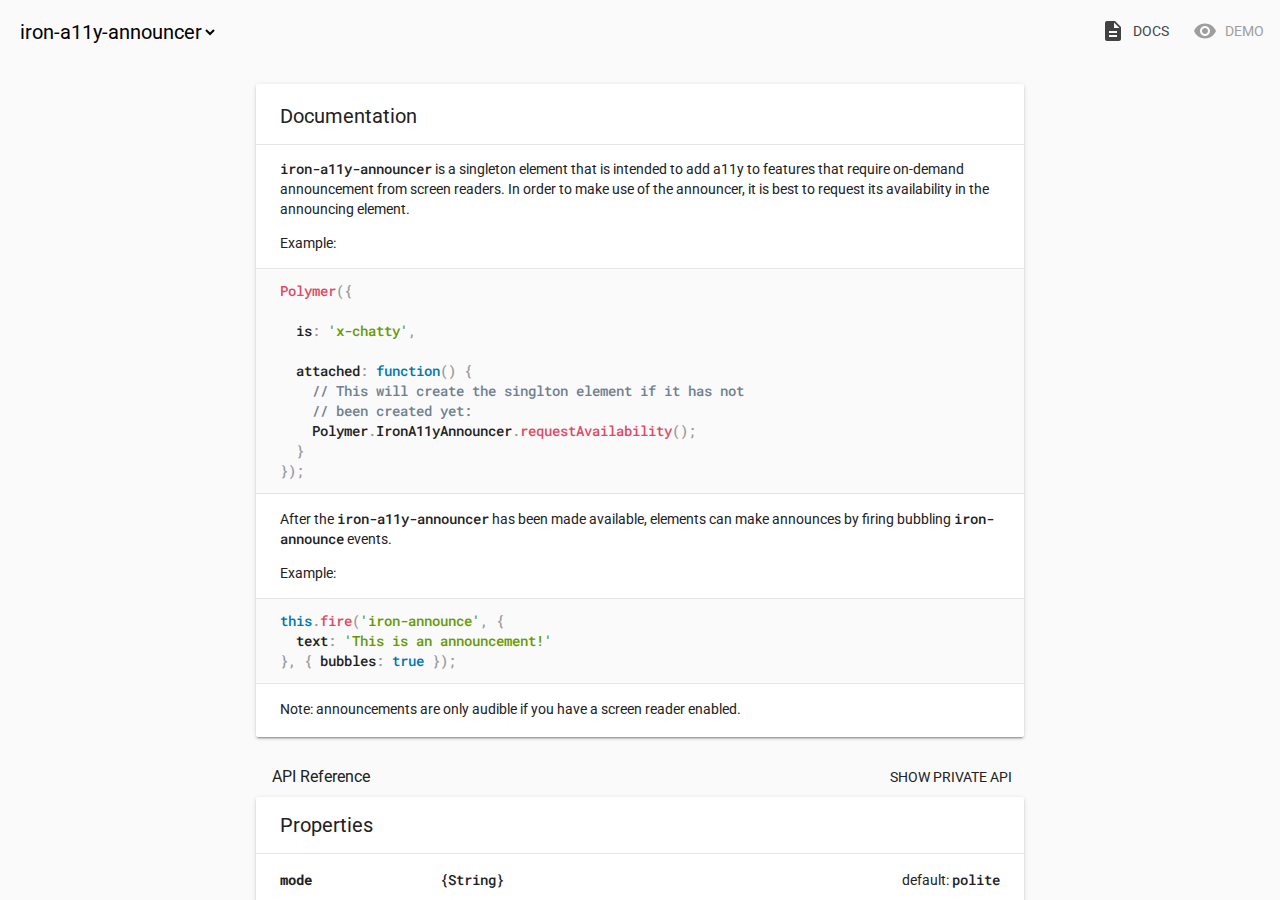
<file: bower_components/iron-a11y-announcer/index.html>
<!doctype html>
<!--
@license
Copyright (c) 2015 The Polymer Project Authors. All rights reserved.
This code may only be used under the BSD style license found at http://polymer.github.io/LICENSE.txt
The complete set of authors may be found at http://polymer.github.io/AUTHORS.txt
The complete set of contributors may be found at http://polymer.github.io/CONTRIBUTORS.txt
Code distributed by Google as part of the polymer project is also
subject to an additional IP rights grant found at http://polymer.github.io/PATENTS.txt
-->

<html>
<head>

  <title>iron-a11y-announcer</title>
  <meta charset="utf-8">
  <meta name="viewport" content="width=device-width, initial-scale=1.0">

  <script src="../webcomponentsjs/webcomponents-lite.js"></script>
  <link rel="import" href="../iron-component-page/iron-component-page.html">

</head>
<body>

  <iron-component-page></iron-component-page>

</body>
</html>
</file>
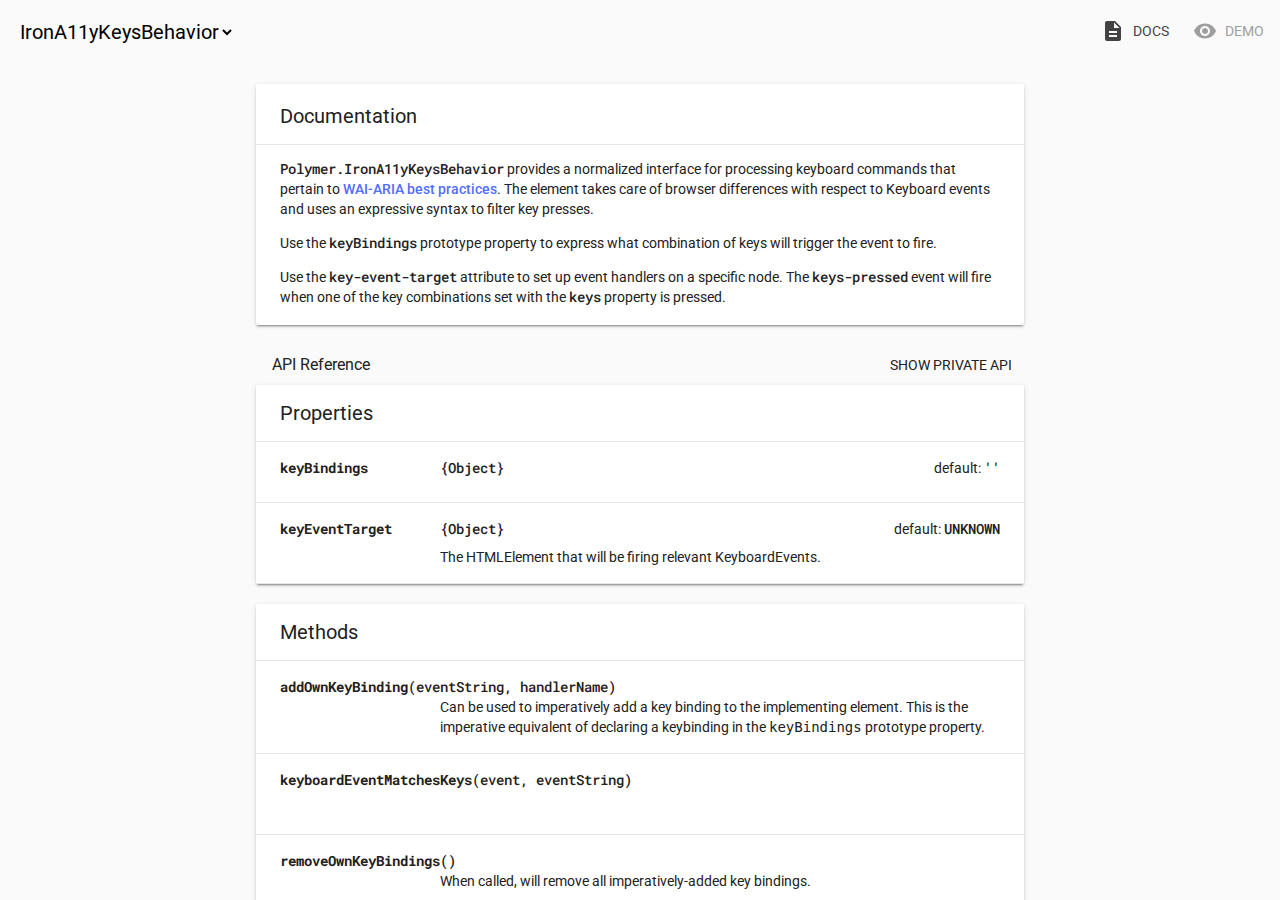
<file: bower_components/iron-a11y-keys-behavior/index.html>
<!doctype html>
<!--
@license
Copyright (c) 2015 The Polymer Project Authors. All rights reserved.
This code may only be used under the BSD style license found at http://polymer.github.io/LICENSE
The complete set of authors may be found at http://polymer.github.io/AUTHORS
The complete set of contributors may be found at http://polymer.github.io/CONTRIBUTORS
Code distributed by Google as part of the polymer project is also
subject to an additional IP rights grant found at http://polymer.github.io/PATENTS
-->
<html>
<head>

  <title>iron-a11y-keys-behavior</title>
  <script src="../webcomponentsjs/webcomponents-lite.js"></script>
  <link rel="import" href="../iron-component-page/iron-component-page.html">

</head>
<body>

  <iron-component-page></iron-component-page>

</body>
</html>
</file>
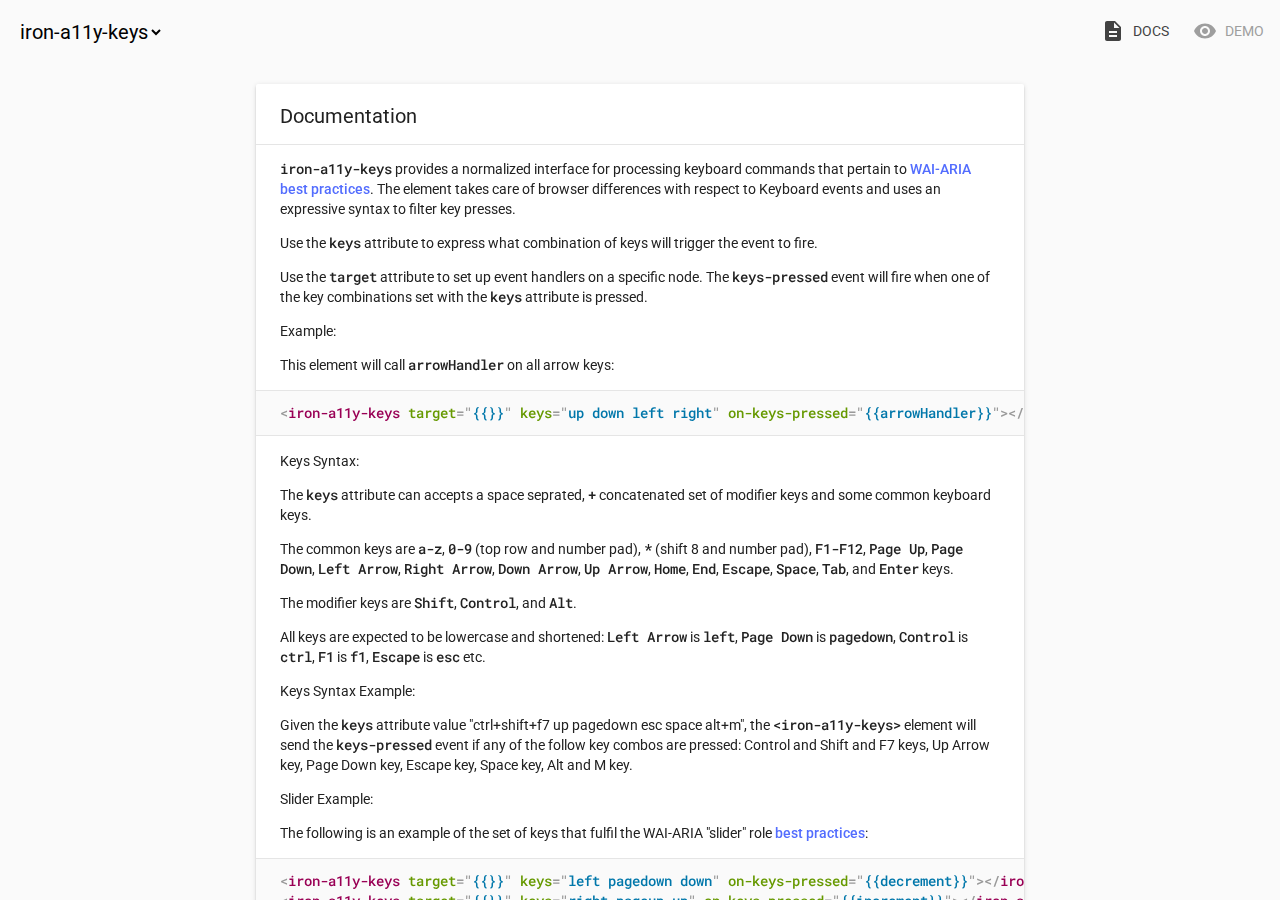
<file: bower_components/iron-a11y-keys/index.html>
<!doctype html>
<!--
@license
Copyright (c) 2015 The Polymer Project Authors. All rights reserved.
This code may only be used under the BSD style license found at http://polymer.github.io/LICENSE
The complete set of authors may be found at http://polymer.github.io/AUTHORS
The complete set of contributors may be found at http://polymer.github.io/CONTRIBUTORS
Code distributed by Google as part of the polymer project is also
subject to an additional IP rights grant found at http://polymer.github.io/PATENTS
-->
<html>
<head>

  <title>iron-a11y-keys</title>
  <script src="../webcomponentsjs/webcomponents-lite.js"></script>
  <link rel="import" href="../iron-component-page/iron-component-page.html">

</head>
<body>

  <iron-component-page></iron-component-page>

</body>
</html>
</file>
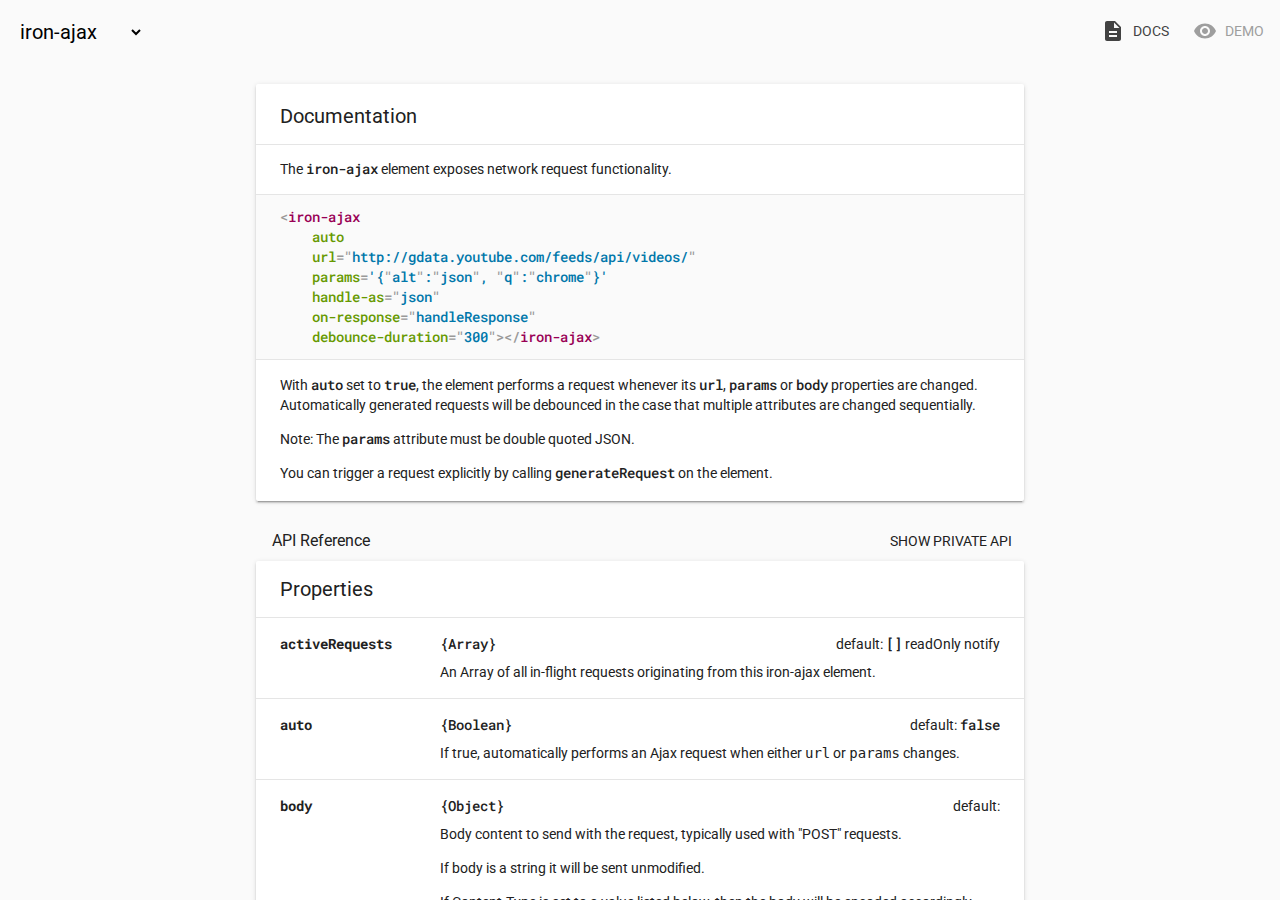
<file: bower_components/iron-ajax/index.html>
<!doctype html>
<!--
Copyright (c) 2015 The Polymer Project Authors. All rights reserved.
This code may only be used under the BSD style license found at http://polymer.github.io/LICENSE
The complete set of authors may be found at http://polymer.github.io/AUTHORS
The complete set of contributors may be found at http://polymer.github.io/CONTRIBUTORS
Code distributed by Google as part of the polymer project is also
subject to an additional IP rights grant found at http://polymer.github.io/PATENTS
-->
<html>
<head>

  <title>iron-ajax</title>
  <meta charset="utf-8">
  <meta name="viewport" content="width=device-width, initial-scale=1.0">

  <script src="../webcomponentsjs/webcomponents-lite.js"></script>
  <link rel="import" href="../iron-component-page/iron-component-page.html">

</head>
<body>

  <iron-component-page></iron-component-page>

</body>
</html>
</file>
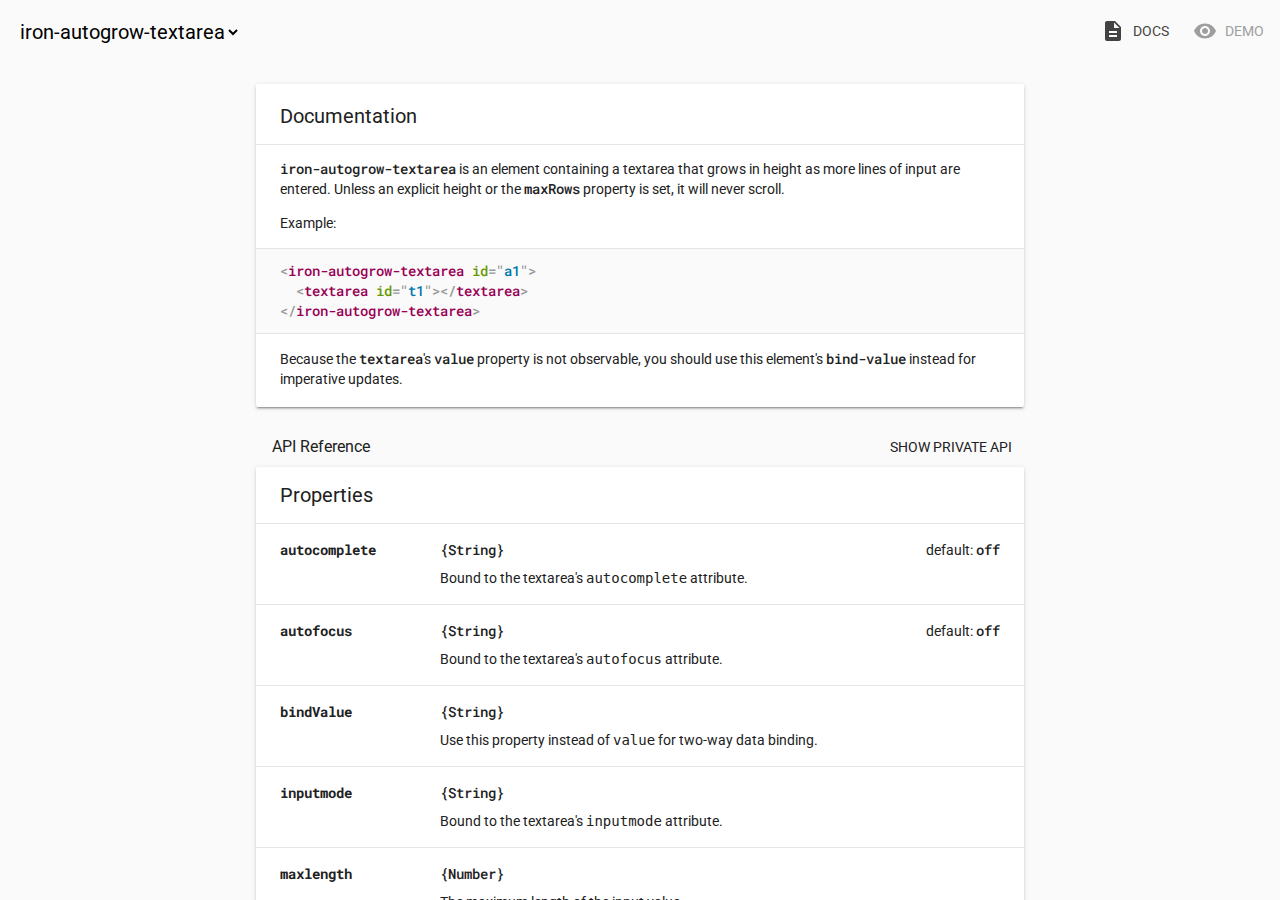
<file: bower_components/iron-autogrow-textarea/index.html>
<!doctype html>
<!--
@license
Copyright (c) 2015 The Polymer Project Authors. All rights reserved.
This code may only be used under the BSD style license found at http://polymer.github.io/LICENSE.txt
The complete set of authors may be found at http://polymer.github.io/AUTHORS.txt
The complete set of contributors may be found at http://polymer.github.io/CONTRIBUTORS.txt
Code distributed by Google as part of the polymer project is also
subject to an additional IP rights grant found at http://polymer.github.io/PATENTS.txt
-->
<html>
  <head>

    <meta charset="utf-8">
    <meta name="viewport" content="width=device-width, minimum-scale=1.0, initial-scale=1.0, user-scalable=yes">

    <title>iron-autogrow-textarea</title>

    <script src="../webcomponentsjs/webcomponents-lite.js"></script>

    <link rel="import" href="../polymer/polymer.html">
    <link rel="import" href="../iron-component-page/iron-component-page.html">

  </head>
  <body>

    <iron-component-page></iron-component-page>

  </body>
</html>
</file>
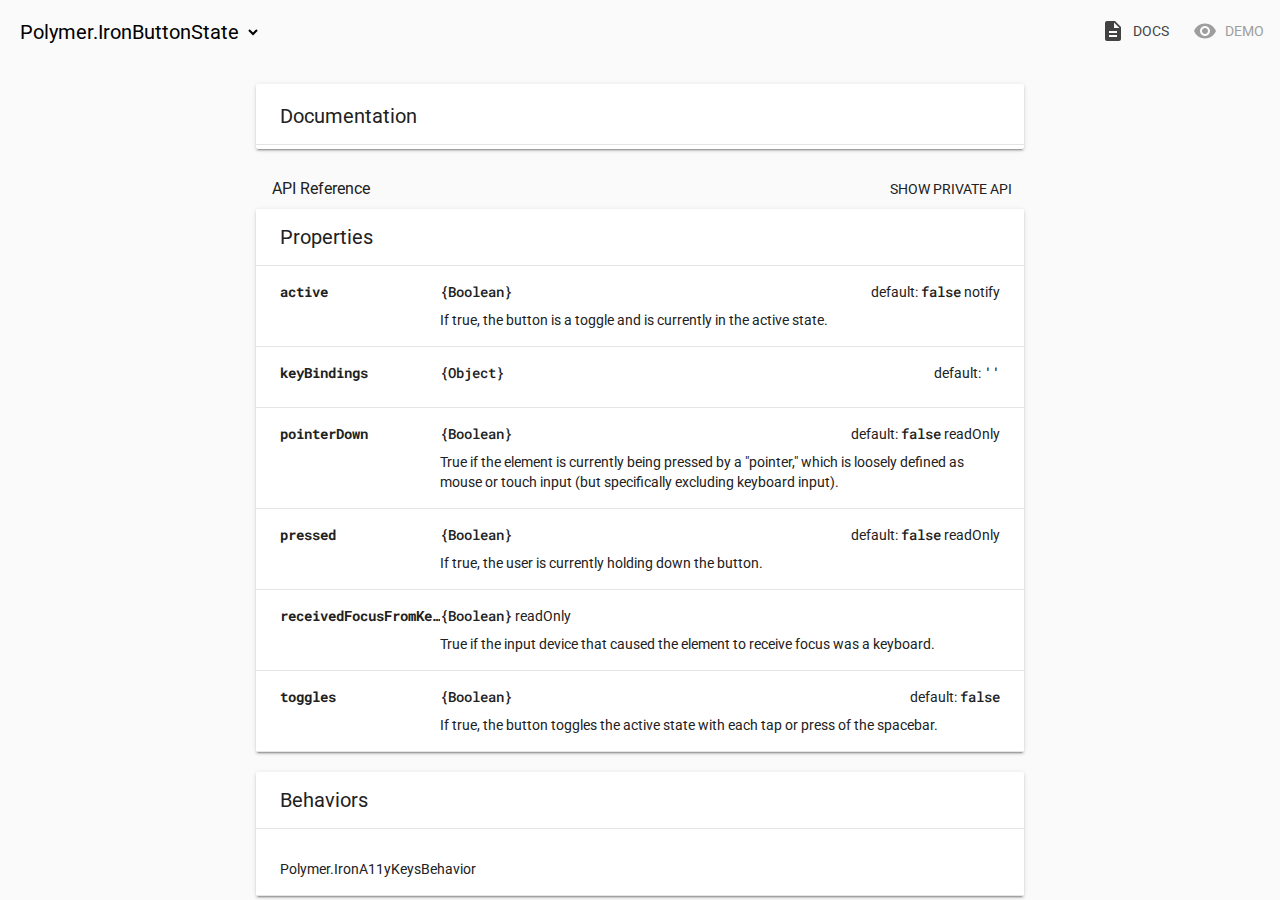
<file: bower_components/iron-behaviors/index.html>
<!doctype html>
<!--
@license
Copyright (c) 2015 The Polymer Project Authors. All rights reserved.
This code may only be used under the BSD style license found at http://polymer.github.io/LICENSE.txt
The complete set of authors may be found at http://polymer.github.io/AUTHORS.txt
The complete set of contributors may be found at http://polymer.github.io/CONTRIBUTORS.txt
Code distributed by Google as part of the polymer project is also
subject to an additional IP rights grant found at http://polymer.github.io/PATENTS.txt
-->
<html>
<head>

  <title>Iron Behaviors</title>
  <meta charset="utf-8">
  <meta name="viewport" content="width=device-width, initial-scale=1.0">

  <script src="../webcomponentsjs/webcomponents-lite.js"></script>
  <link rel="import" href="../iron-component-page/iron-component-page.html">

</head>
<body>

  <iron-component-page src="iron-button-state.html"></iron-component-page>

</body>
</html>
</file>
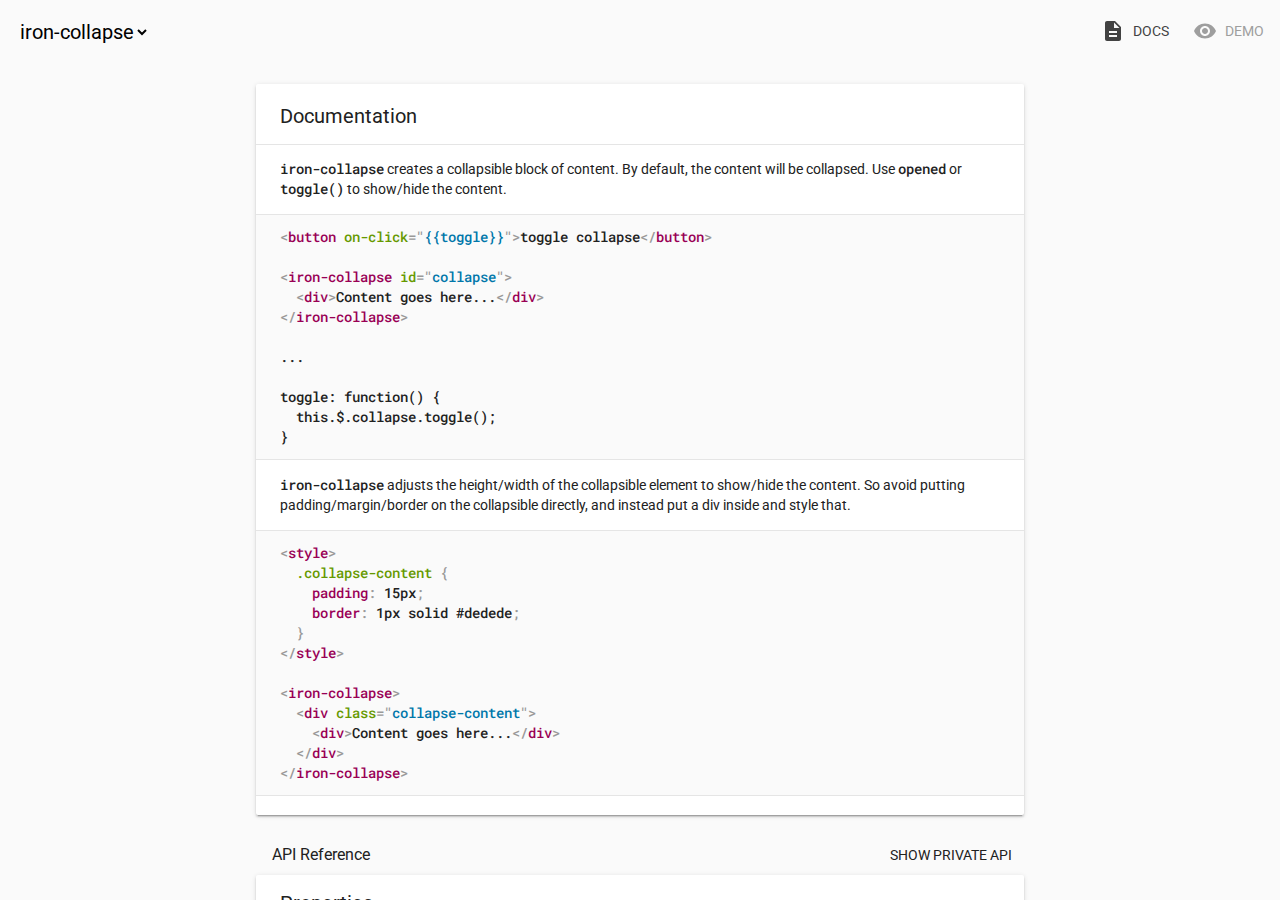
<file: bower_components/iron-collapse/index.html>
<!doctype html>
<!--
@license
Copyright (c) 2015 The Polymer Project Authors. All rights reserved.
This code may only be used under the BSD style license found at http://polymer.github.io/LICENSE.txt
The complete set of authors may be found at http://polymer.github.io/AUTHORS.txt
The complete set of contributors may be found at http://polymer.github.io/CONTRIBUTORS.txt
Code distributed by Google as part of the polymer project is also
subject to an additional IP rights grant found at http://polymer.github.io/PATENTS.txt
-->

<html>
  <head>

    <meta charset="utf-8">
    <meta name="viewport" content="width=device-width, minimum-scale=1.0, initial-scale=1.0, user-scalable=yes">

    <title>iron-collapse</title>

    <script src="../webcomponentsjs/webcomponents-lite.js"></script>

    <link rel="import" href="../polymer/polymer.html">
    <link rel="import" href="../iron-component-page/iron-component-page.html">

  </head>
  <body>

    <iron-component-page></iron-component-page>

  </body>
</html>
</file>
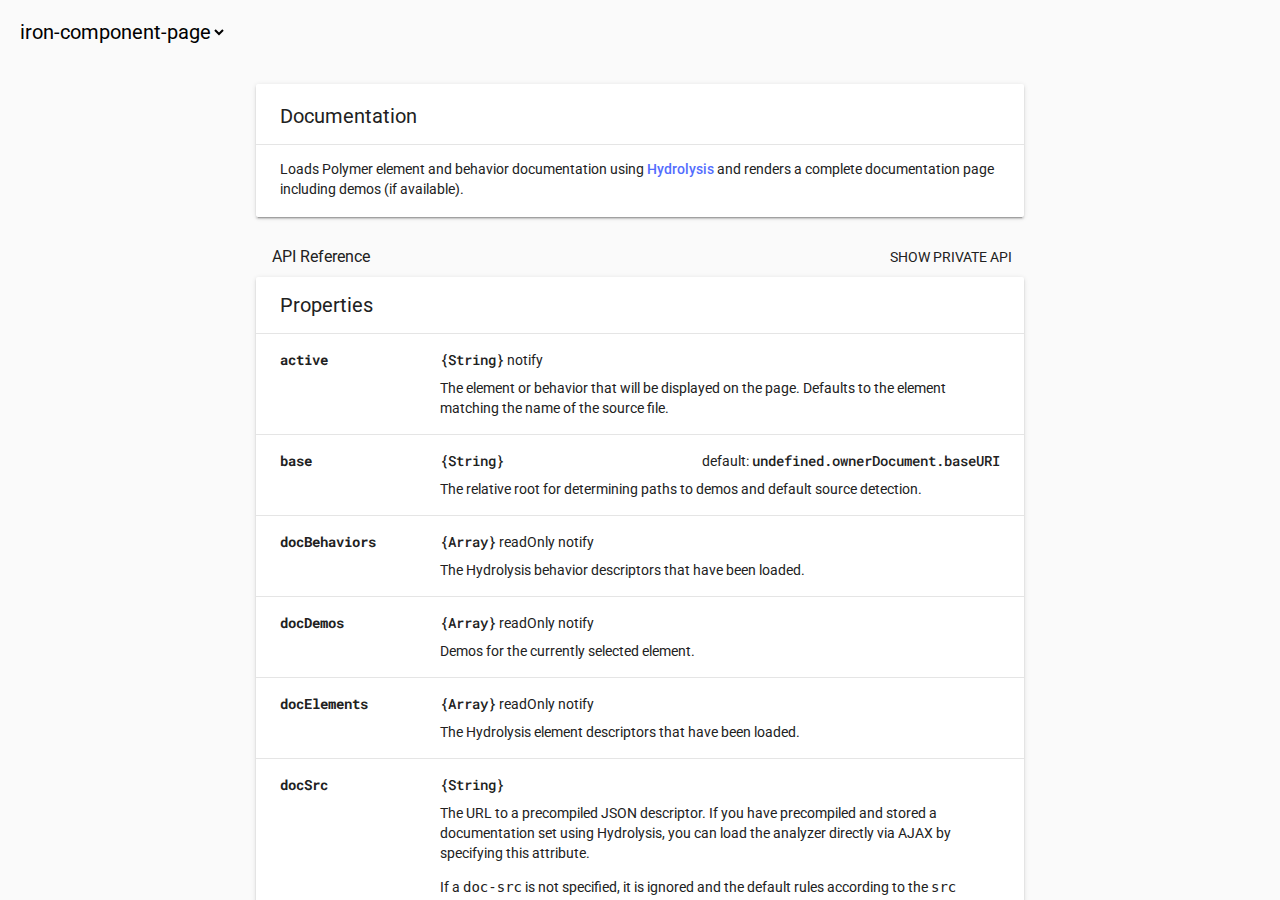
<file: bower_components/iron-component-page/index.html>
<!doctype html>
<!--
@license
Copyright (c) 2015 The Polymer Project Authors. All rights reserved.
This code may only be used under the BSD style license found at http://polymer.github.io/LICENSE
The complete set of authors may be found at http://polymer.github.io/AUTHORS
The complete set of contributors may be found at http://polymer.github.io/CONTRIBUTORS
Code distributed by Google as part of the polymer project is also
subject to an additional IP rights grant found at http://polymer.github.io/PATENTS
-->
<html>
<head>

  <meta charset="utf-8">
  <meta name="viewport" content="width=device-width, initial-scale=1.0">

  <script src="../webcomponentsjs/webcomponents-lite.js"></script>
  <link rel="import" href="../iron-component-page/iron-component-page.html">
</head>
<body>

  <iron-component-page></iron-component-page>

</body>
</html>
</file>
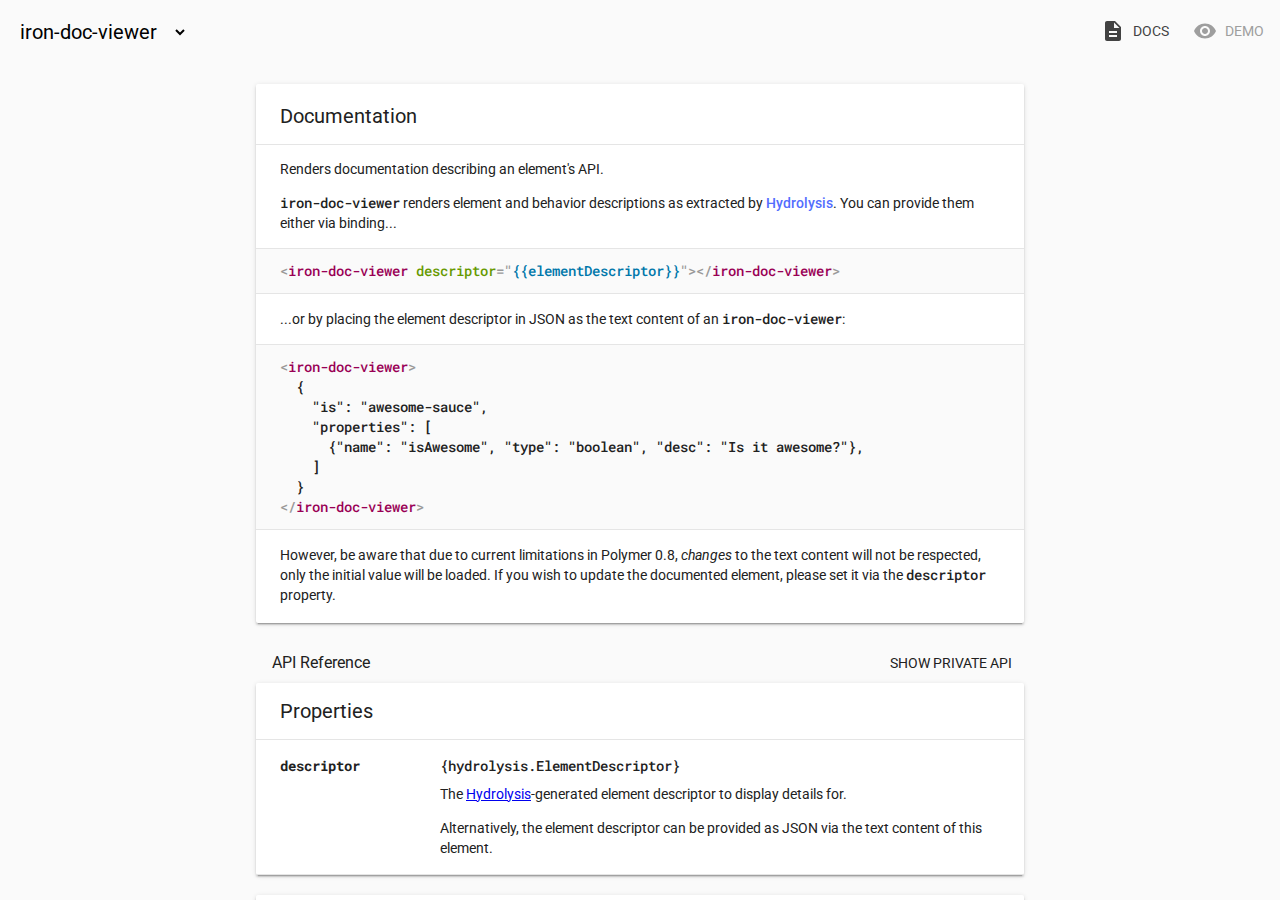
<file: bower_components/iron-doc-viewer/index.html>
<!doctype html>
<!--
Copyright (c) 2014 The Polymer Project Authors. All rights reserved.
This code may only be used under the BSD style license found at http://polymer.github.io/LICENSE
The complete set of authors may be found at http://polymer.github.io/AUTHORS
The complete set of contributors may be found at http://polymer.github.io/CONTRIBUTORS
Code distributed by Google as part of the polymer project is also
subject to an additional IP rights grant found at http://polymer.github.io/PATENTS
-->
<html>
<head>

  <meta charset="utf-8">
  <meta name="viewport" content="width=device-width, initial-scale=1.0">

  <script src="../webcomponentsjs/webcomponents-lite.js"></script>
  <link rel="import" href="../iron-component-page/iron-component-page.html">

</head>
<body>

  <iron-component-page></iron-component-page>

</body>
</html>
</file>
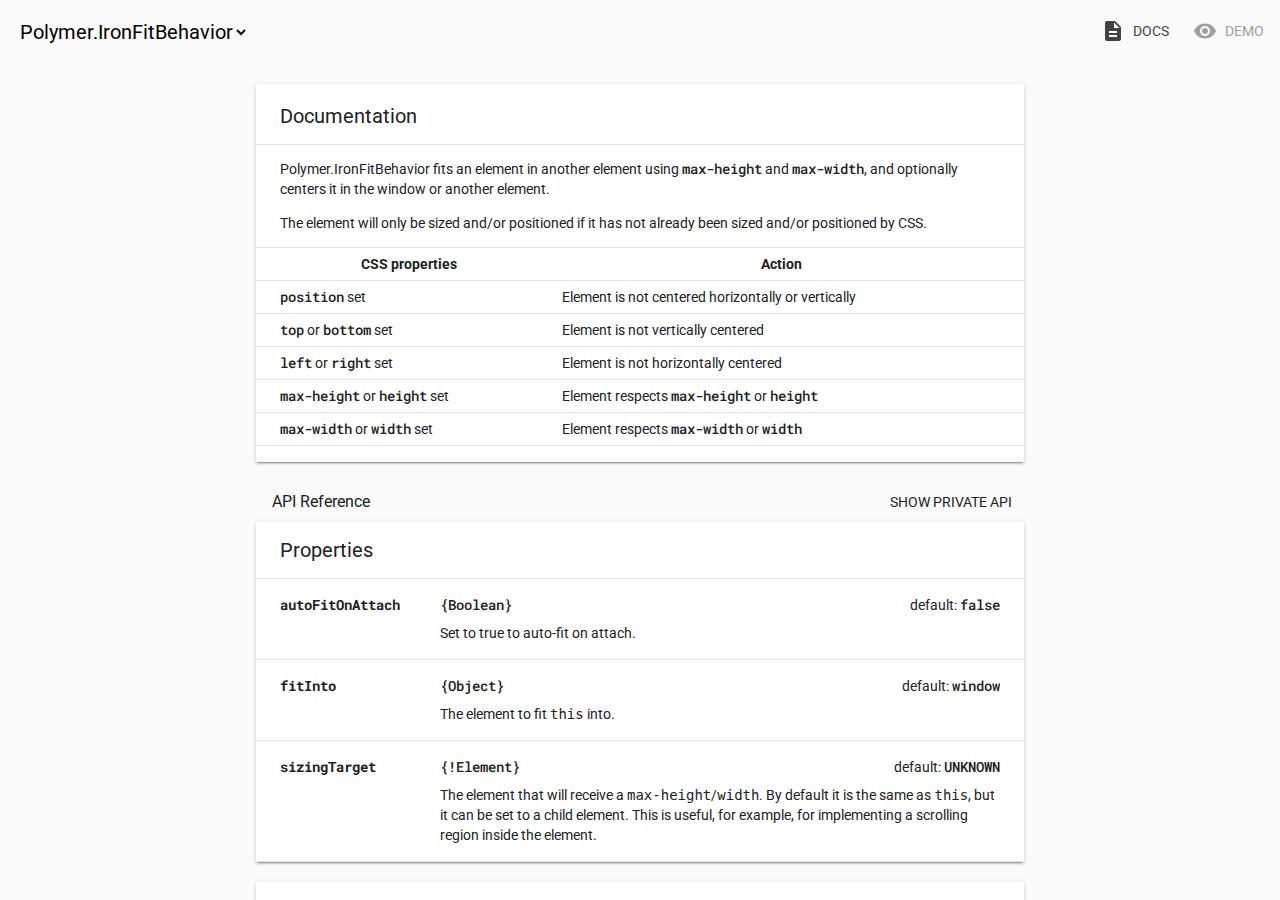
<file: bower_components/iron-fit-behavior/index.html>
<!doctype html>
<!--
@license
Copyright (c) 2015 The Polymer Project Authors. All rights reserved.
This code may only be used under the BSD style license found at http://polymer.github.io/LICENSE.txt
The complete set of authors may be found at http://polymer.github.io/AUTHORS.txt
The complete set of contributors may be found at http://polymer.github.io/CONTRIBUTORS.txt
Code distributed by Google as part of the polymer project is also
subject to an additional IP rights grant found at http://polymer.github.io/PATENTS.txt
-->
<html>
<head>

  <meta charset="utf-8">
  <meta name="viewport" content="width=device-width, minimum-scale=1.0, initial-scale=1.0, user-scalable=yes">

  <title>iron-fit-behavior</title>

  <script src="../webcomponentsjs/webcomponents-lite.js"></script>

  <link rel="import" href="../polymer/polymer.html">
  <link rel="import" href="../iron-component-page/iron-component-page.html">

</head>
<body>

  <iron-component-page></iron-component-page>

</body>
</html>
</file>
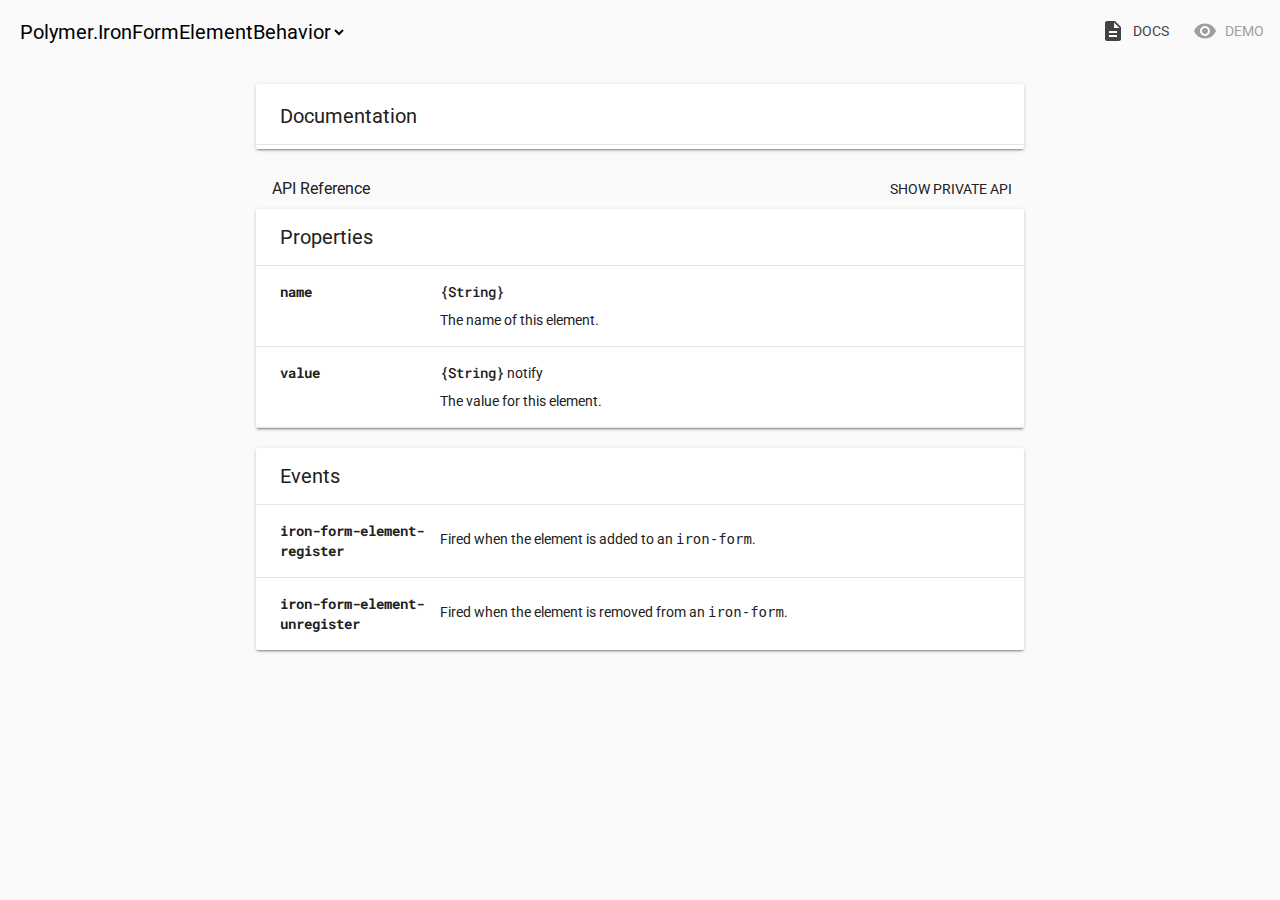
<file: bower_components/iron-form-element-behavior/index.html>
<!doctype html>
<!--
@license
Copyright (c) 2015 The Polymer Project Authors. All rights reserved.
This code may only be used under the BSD style license found at http://polymer.github.io/LICENSE.txt
The complete set of authors may be found at http://polymer.github.io/AUTHORS.txt
The complete set of contributors may be found at http://polymer.github.io/CONTRIBUTORS.txt
Code distributed by Google as part of the polymer project is also
subject to an additional IP rights grant found at http://polymer.github.io/PATENTS.txt
-->
<html>
<head>

  <meta charset="utf-8">
  <meta name="viewport" content="width=device-width, minimum-scale=1.0, initial-scale=1.0, user-scalable=yes">

  <title>iron-form-element-behavior</title>

  <script src="../webcomponentsjs/webcomponents-lite.js"></script>

  <link rel="import" href="../polymer/polymer.html">
  <link rel="import" href="../iron-component-page/iron-component-page.html">

</head>
<body>

  <iron-component-page></iron-component-page>

</body>
</html>
</file>
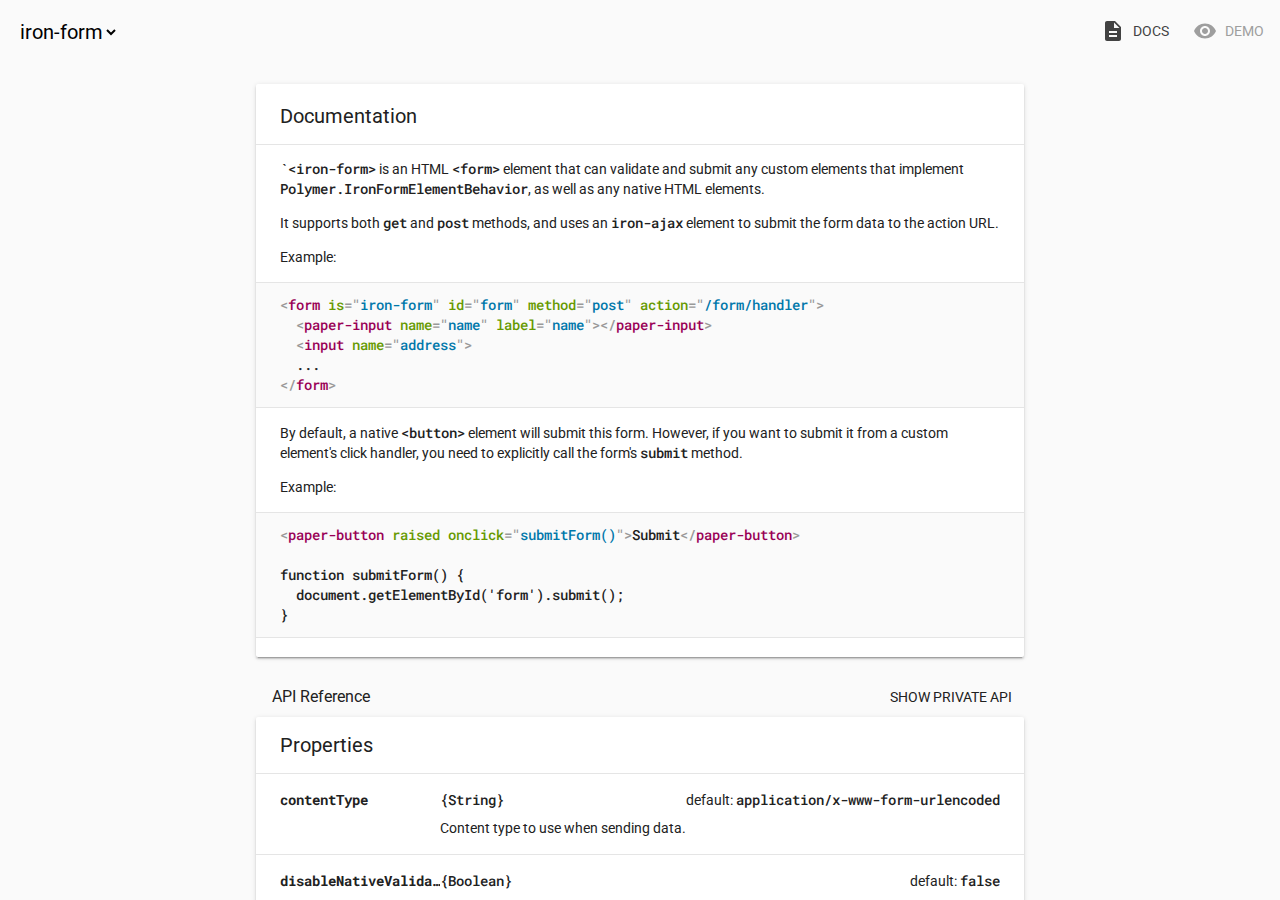
<file: bower_components/iron-form/index.html>
<!doctype html>
<!--
@license
Copyright (c) 2015 The Polymer Project Authors. All rights reserved.
This code may only be used under the BSD style license found at http://polymer.github.io/LICENSE.txt
The complete set of authors may be found at http://polymer.github.io/AUTHORS.txt
The complete set of contributors may be found at http://polymer.github.io/CONTRIBUTORS.txt
Code distributed by Google as part of the polymer project is also
subject to an additional IP rights grant found at http://polymer.github.io/PATENTS.txt
-->
<html>
<head>

  <meta charset="utf-8">
  <meta name="viewport" content="width=device-width, minimum-scale=1.0, initial-scale=1.0, user-scalable=yes">

  <title>iron-form</title>

  <script src="../webcomponentsjs/webcomponents-lite.js"></script>

  <link rel="import" href="../polymer/polymer.html">
  <link rel="import" href="../iron-component-page/iron-component-page.html">

</head>
<body>

  <iron-component-page></iron-component-page>

</body>
</html>
</file>
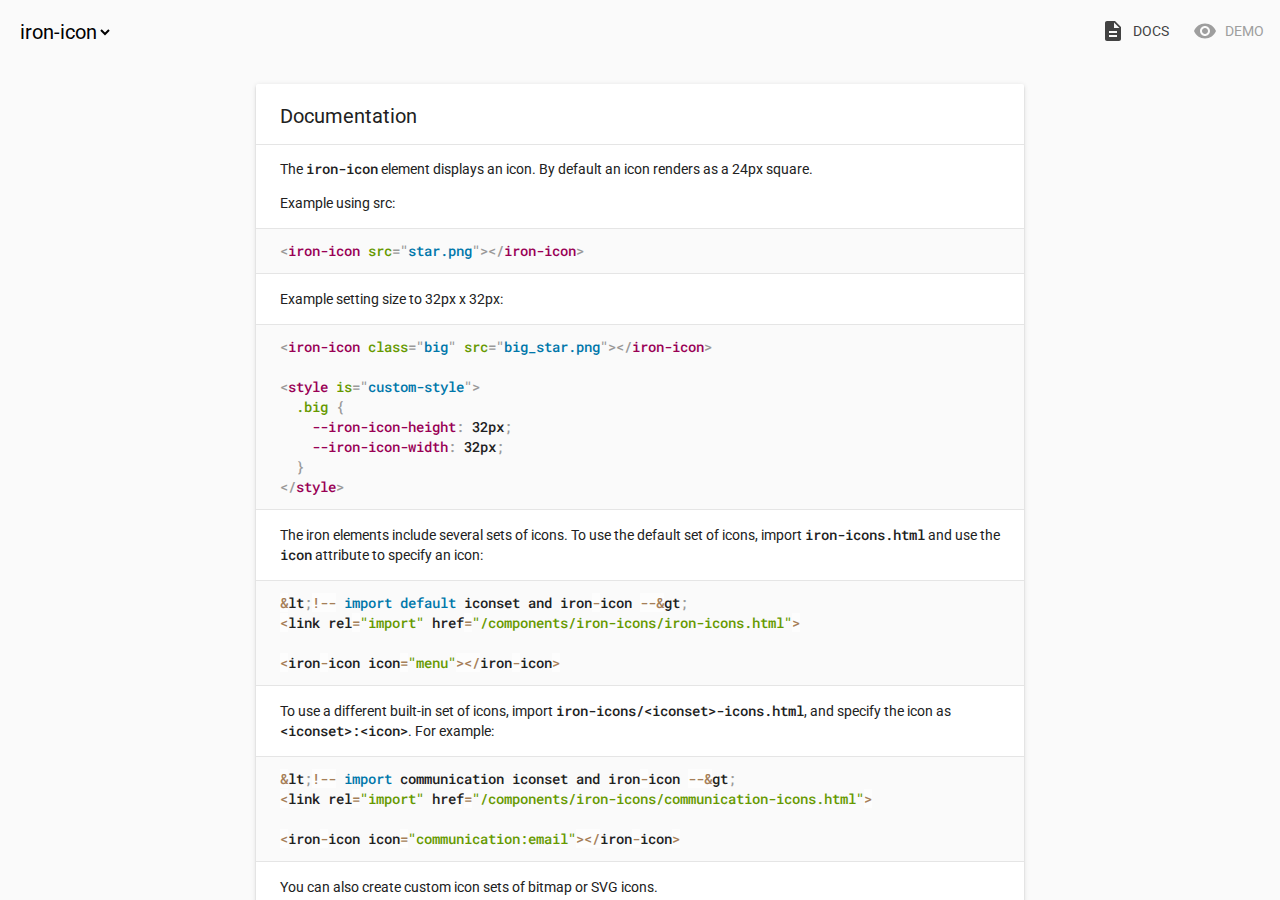
<file: bower_components/iron-icon/index.html>
<!doctype html>
<!--
@license
Copyright (c) 2015 The Polymer Project Authors. All rights reserved.
This code may only be used under the BSD style license found at http://polymer.github.io/LICENSE
The complete set of authors may be found at http://polymer.github.io/AUTHORS
The complete set of contributors may be found at http://polymer.github.io/CONTRIBUTORS
Code distributed by Google as part of the polymer project is also
subject to an additional IP rights grant found at http://polymer.github.io/PATENTS
-->
<html>
<head>

  <meta charset="utf-8">
  <meta name="viewport" content="width=device-width, initial-scale=1.0">

  <script src="../webcomponentsjs/webcomponents-lite.js"></script>
  <link rel="import" href="../iron-component-page/iron-component-page.html">

</head>
<body>

  <iron-component-page></iron-component-page>

</body>
</html>
</file>
